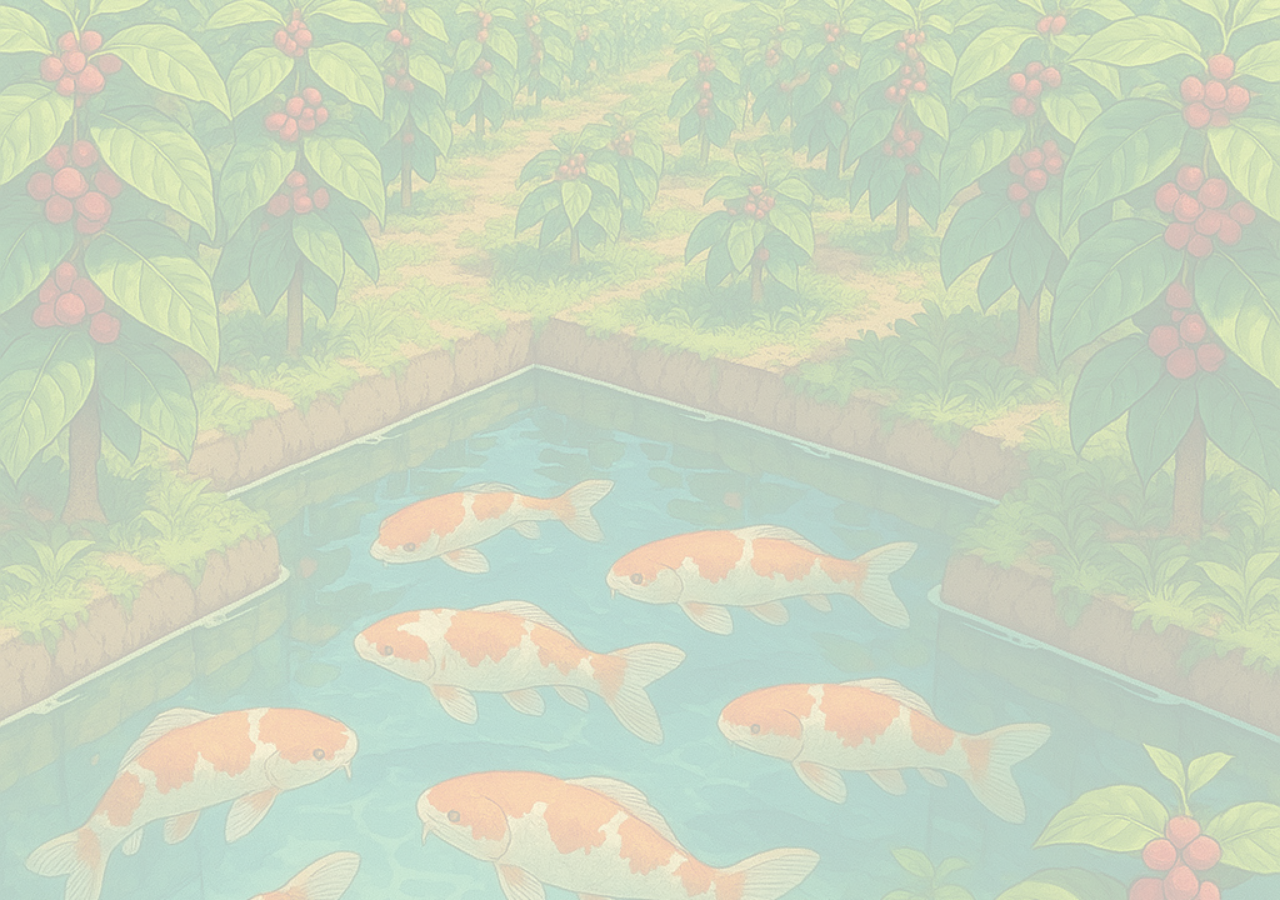
<file: index.html>
<!DOCTYPE html>
<html lang="es">
<head>
    <meta charset="UTF-8">
    <meta name="viewport" content="width=device-width, initial-scale=1.0">
    <title>Parcela Los Toches - Iniciar Sesión</title>
    <script type="application/ld+json">
        {
        "@context": "https://schema.org",
        "@type": "SoftwareApplication",
        "name": "CaféGest",
        "applicationCategory": "BusinessApplication",
        "author": {
            "@type": "Person",
            "name": "Michael Felipe Corrales Florez",
            "email": "mfcorrales26@gmail.com"
        },
        "copyrightHolder": "Michael Felipe Corrales Florez",
        "copyrightYear": "2025",
        "license": "https://github.com/Klooy/Cafe_Gest/blob/main/LICENSE.md"
        }
    </script>
    <style>
        /* Estilos base (mantenidos del original) */
        body {
            font-family: 'Segoe UI', Tahoma, Geneva, Verdana, sans-serif;
            background-color: #f5f5f5;
            margin: 0;
            padding: 0;
            display: flex;
            flex-direction: column;
            align-items: center;
            justify-content: center;
            min-height: 100vh;
            background-image: linear-gradient(to bottom, rgba(255,255,255,0.7), rgba(255,255,255,0.7)), url('img.jpg');
            background-size: cover;
            background-position: center;
            overflow-x: hidden;
        }
        
        .login-container {
            text-align: center;
            padding: 2.5rem;
            background-color: rgba(255, 255, 255, 0.9);
            border-radius: 1rem;
            box-shadow: 0 4px 20px rgba(0, 0, 0, 0.1);
            width: 90%;
            max-width: 400px;
            transition: all 0.5s cubic-bezier(0.68, -0.55, 0.27, 1.55);
            opacity: 0;
            transform: translateY(20px) scale(0.95);
            animation: fadeInUp 0.8s forwards 0.2s;
        }
        
        @keyframes fadeInUp {
            to {
                opacity: 1;
                transform: translateY(0) scale(1);
            }
        }
        
        .login-container:hover {
            transform: translateY(-5px);
            box-shadow: 0 8px 30px rgba(44, 94, 26, 0.2);
        }
        
        .logo {
            margin-bottom: 1.5rem;
            transform: scale(0);
            animation: popIn 0.5s cubic-bezier(0.34, 1.56, 0.64, 1) forwards 1s;
        }
        
        @keyframes popIn {
            from { transform: scale(0); }
            to { transform: scale(1); }
        }
        
        .logo-icon {
            font-size: 3rem;
            color: #2c5e1a;
            transition: transform 0.3s ease;
            display: inline-block;
        }
        
        .logo:hover .logo-icon {
            transform: rotate(15deg) scale(1.1);
        }
        
        h1 {
            color: #2c5e1a;
            font-size: 2rem;
            margin-bottom: 1.5rem;
            text-shadow: 1px 1px 2px rgba(0, 0, 0, 0.1);
            border-bottom: 3px solid #88c87a;
            padding-bottom: 0.8rem;
            position: relative;
            opacity: 0;
            animation: slideIn 0.6s ease forwards 1.2s;
        }
        
        @keyframes slideIn {
            from {
                opacity: 0;
                transform: translateX(-20px);
            }
            to {
                opacity: 1;
                transform: translateX(0);
            }
        }
        
        h1::after {
            content: '';
            position: absolute;
            bottom: -3px;
            left: 50%;
            width: 0;
            height: 3px;
            background-color: #2c5e1a;
            transition: width 0.5s ease, left 0.5s ease;
        }
        
        .login-container:hover h1::after {
            width: 100%;
            left: 0;
        }
        
        .input-group {
            position: relative;
            margin-bottom: 1.5rem;
            text-align: left;
            opacity: 0;
            transform: translateX(-10px);
        }
        
        #username-group {
            animation: slideFromLeft 0.5s ease forwards 1.4s;
        }
        
        #password-group {
            animation: slideFromLeft 0.5s ease forwards 1.6s;
        }
        
        @keyframes slideFromLeft {
            to {
                opacity: 1;
                transform: translateX(0);
            }
        }
        
        .input-group label {
            display: block;
            margin-bottom: 8px;
            color: #555;
            font-weight: 600;
            font-size: 0.9rem;
            transition: color 0.3s ease;
        }
        
        .input-group:focus-within label {
            color: #2c5e1a;
            transform: translateY(-2px);
        }
        
        .input-field {
            position: relative;
            display: flex;
            align-items: center;
        }
        
        .input-icon {
            position: absolute;
            left: 12px;
            color: #888;
            font-size: 1.2rem;
            transition: all 0.3s ease;
        }
        
        .input-group:focus-within .input-icon {
            color: #2c5e1a;
            transform: scale(1.1);
        }
        
        .input-group input {
            width: 100%;
            padding: 12px 12px 12px 40px;
            border: 2px solid #ddd;
            border-radius: 8px;
            font-size: 1rem;
            transition: all 0.3s ease;
            box-sizing: border-box;
            background-color: rgba(255, 255, 255, 0.8);
        }
        
        .input-group input:focus {
            border-color: #2c5e1a;
            box-shadow: 0 0 0 3px rgba(44, 94, 26, 0.2);
            outline: none;
            background-color: #fff;
            transform: translateY(-2px);
        }
        
        .toggle-password {
            position: absolute;
            right: 12px;
            color: #888;
            cursor: pointer;
            font-size: 1.2rem;
            background: none;
            border: none;
            padding: 0;
            transition: all 0.3s ease;
        }
        
        .toggle-password:hover {
            color: #2c5e1a;
            transform: scale(1.1);
        }
        
        .options {
            display: flex;
            justify-content: space-between;
            margin-bottom: 1.5rem;
            font-size: 0.85rem;
            opacity: 0;
            animation: fadeIn 0.5s ease forwards 1.8s;
        }
        
        @keyframes fadeIn {
            to { opacity: 1; }
        }
        
        .remember-me {
            display: flex;
            align-items: center;
            transition: transform 0.3s ease;
        }
        
        .remember-me:hover {
            transform: translateX(3px);
        }
        
        .remember-me input {
            margin-right: 5px;
            cursor: pointer;
        }
        
        .forgot-password {
            color: #2c5e1a;
            text-decoration: none;
            transition: all 0.3s ease;
            position: relative;
            padding-bottom: 2px;
        }
        
        .forgot-password::after {
            content: '';
            position: absolute;
            width: 0;
            height: 1px;
            bottom: 0;
            left: 0;
            background-color: #2c5e1a;
            transition: width 0.3s ease;
        }
        
        .forgot-password:hover::after {
            width: 100%;
        }
        
        .forgot-password:hover {
            color: #3a7825;
            transform: translateX(-3px);
        }
        
        .btn-login {
            width: 100%;
            padding: 14px;
            background-color: #2c5e1a;
            color: white;
            border: none;
            border-radius: 8px;
            font-size: 1.1rem;
            font-weight: bold;
            cursor: pointer;
            transition: all 0.4s cubic-bezier(0.175, 0.885, 0.32, 1.275);
            box-shadow: 0 4px 0 #1a3a0e;
            margin-top: 0.5rem;
            position: relative;
            overflow: hidden;
            opacity: 0;
            animation: fadeIn 0.5s ease forwards 2s;
        }
        
        .btn-login::before {
            content: '';
            position: absolute;
            top: 0;
            left: -100%;
            width: 100%;
            height: 100%;
            background: linear-gradient(90deg, transparent, rgba(255, 255, 255, 0.2), transparent);
            transition: left 0.7s ease;
        }
        
        .btn-login:hover {
            background-color: #3a7825;
            transform: translateY(-2px);
            box-shadow: 0 6px 0 #1a3a0e;
        }
        
        .btn-login:hover::before {
            left: 100%;
        }
        
        .btn-login:active {
            transform: translateY(2px);
            box-shadow: none;
        }
        
        .error-message {
            color: #e74c3c;
            margin-top: 1rem;
            font-size: 0.9rem;
            font-weight: 600;
            display: none;
            animation: shake 0.5s, fadeIn 0.5s;
            background-color: rgba(231, 76, 60, 0.1);
            padding: 10px;
            border-radius: 5px;
            border-left: 3px solid #e74c3c;
        }
        
        @keyframes shake {
            0%, 100% {transform: translateX(0);}
            10%, 30%, 50%, 70%, 90% {transform: translateX(-5px);}
            20%, 40%, 60%, 80% {transform: translateX(5px);}
        }
        
        .login-divider {
            display: flex;
            align-items: center;
            margin: 1.5rem 0;
            opacity: 0;
            animation: fadeIn 0.5s ease forwards 2.2s;
        }
        
        .login-divider span {
            flex: 1;
            height: 1px;
            background-color: #ddd;
            position: relative;
            overflow: hidden;
        }
        
        .login-divider span::after {
            content: '';
            position: absolute;
            top: 0;
            left: -100%;
            width: 100%;
            height: 100%;
            background: linear-gradient(90deg, transparent, #88c87a, transparent);
            animation: shimmer 2s infinite;
        }
        
        @keyframes shimmer {
            100% { left: 100%; }
        }
        
        .login-divider p {
            margin: 0 10px;
            color: #888;
            font-size: 0.9rem;
        }
        
        .return-home {
            margin-top: 1.5rem;
            color: #666;
            text-decoration: none;
            font-size: 0.9rem;
            display: inline-flex;
            align-items: center;
            transition: all 0.3s ease;
            opacity: 0;
            animation: fadeIn 0.5s ease forwards 2.4s;
            position: relative;
            padding: 5px 10px;
            border-radius: 20px;
        }
        
        .return-home::before {
            content: '';
            position: absolute;
            top: 0;
            left: 0;
            width: 0;
            height: 100%;
            background-color: rgba(44, 94, 26, 0.1);
            border-radius: 20px;
            z-index: -1;
            transition: width 0.3s ease;
        }
        
        .return-home:hover {
            color: #2c5e1a;
            transform: translateX(-5px);
        }
        
        .return-home:hover::before {
            width: 100%;
        }
        
        .return-home-icon {
            margin-right: 5px;
            transition: transform 0.3s ease;
        }
        
        .return-home:hover .return-home-icon {
            transform: translateX(-3px);
        }
        
        footer {
            margin-top: 2rem;
            color: #666;
            font-size: 0.9rem;
            opacity: 0;
            animation: fadeIn 0.5s ease forwards 2.6s;
            position: relative;
            padding: 10px;
            text-align: center;
        }
        
        footer::before {
            content: '';
            position: absolute;
            top: 0;
            left: 50%;
            transform: translateX(-50%);
            width: 0;
            height: 1px;
            background: linear-gradient(90deg, transparent, #2c5e1a, transparent);
            transition: width 0.5s ease;
        }
        
        footer:hover::before {
            width: 80px;
        }
        
        /* Animación de carga */
        .loading-spinner {
            display: none;
            width: 20px;
            height: 20px;
            border: 3px solid rgba(255,255,255,.3);
            border-radius: 50%;
            border-top-color: #fff;
            animation: spin 1s ease-in-out infinite;
            margin: 0 auto;
        }
        
        @keyframes spin {
            to { transform: rotate(360deg); }
        }
        
        .btn-loading {
            display: flex;
            justify-content: center;
            align-items: center;
            gap: 10px;
        }
        
        /* Efecto de pulso para campos inválidos */
        .pulse-error {
            animation: pulseRed 1.5s infinite;
        }
        
        @keyframes pulseRed {
            0% { box-shadow: 0 0 0 0 rgba(231, 76, 60, 0.4); }
            70% { box-shadow: 0 0 0 10px rgba(231, 76, 60, 0); }
            100% { box-shadow: 0 0 0 0 rgba(231, 76, 60, 0); }
        }
        
        /* Animación de éxito para inicio de sesión correcto */
        @keyframes successPulse {
            0% { box-shadow: 0 0 0 0 rgba(44, 94, 26, 0.4); }
            70% { box-shadow: 0 0 0 10px rgba(44, 94, 26, 0); }
            100% { box-shadow: 0 0 0 0 rgba(44, 94, 26, 0); }
        }
        
        .success-login {
            animation: successPulse 1.5s;
        }
        
        /* Animación para zoom de fondo */
        .bg-zoom {
            animation: bgZoomIn 10s infinite alternate;
        }
        
        @keyframes bgZoomIn {
            from { background-size: 100% 100%; }
            to { background-size: 110% 110%; }
        }
        
        /* Responsive */
        @media (max-width: 480px) {
            .login-container {
                padding: 1.5rem;
                width: 90%;
            }
            
            h1 {
                font-size: 1.7rem;
                margin-bottom: 1.2rem;
            }
            
            .input-group input {
                padding: 10px 10px 10px 35px;
            }
            
            .input-icon {
                font-size: 1rem;
                left: 10px;
            }
            
            .btn-login {
                padding: 12px;
                font-size: 1rem;
            }
        }
    </style>
</head>
<body class="bg-zoom">
    <div class="login-container">
        <div class="logo">
            <span class="logo-icon">🌱</span>
        </div>
        <h1>Iniciar Sesión</h1>
        <form id="login-form">
            <div class="input-group" id="username-group">
                <label for="username">Usuario</label>
                <div class="input-field">
                    <span class="input-icon">👤</span>
                    <input type="text" id="username" placeholder="Ingrese su usuario" required>
                </div>
            </div>
            <div class="input-group" id="password-group">
                <label for="password">Contraseña</label>
                <div class="input-field">
                    <span class="input-icon">🔒</span>
                    <input type="password" id="password" placeholder="Ingrese su contraseña" required>
                    <button type="button" class="toggle-password" id="toggle-password">👁️</button>
                </div>
            </div>
            <div class="options">
                <label class="remember-me">
                    <input type="checkbox" id="remember"> Recordarme
                </label>
                <a href="#" class="forgot-password">¿Olvidó su contraseña?</a>
            </div>
            <button type="submit" class="btn-login" id="btn-login">
                <span>Ingresar</span>
                <div class="loading-spinner" id="loading-spinner"></div>
            </button>
            <div class="error-message" id="error-message">
                Usuario o contraseña incorrectos. Intente nuevamente.
            </div>
        </form>
        <div class="login-divider">
            <span></span>
            <p>Parcela Los Toches</p>
            <span></span>
        </div>
        <a href="menu.html" class="return-home">
            <span class="return-home-icon">←</span> Volver al inicio
        </a>
    </div>
    <footer>
        Sistema de Administración de Inventarios &copy; 2025
    </footer>

    <script>
        document.addEventListener('DOMContentLoaded', function() {
            // Credenciales de acceso (en un entorno real deberían estar en el servidor)
            const validUsername = "admin";
            const validPassword = "admin123";
            
            const loginForm = document.getElementById('login-form');
            const usernameInput = document.getElementById('username');
            const passwordInput = document.getElementById('password');
            const togglePassword = document.getElementById('toggle-password');
            const btnLogin = document.getElementById('btn-login');
            const loadingSpinner = document.getElementById('loading-spinner');
            const btnText = btnLogin.querySelector('span');
            const errorMessage = document.getElementById('error-message');
            const loginContainer = document.querySelector('.login-container');
            
            // Animación inicial
            setTimeout(function() {
                document.body.classList.add('bg-zoom');
            }, 2000);
            
            // Animación en focus para inputs
            const inputs = document.querySelectorAll('input');
            inputs.forEach(input => {
                input.addEventListener('focus', function() {
                    this.parentElement.parentElement.classList.add('focused');
                });
                
                input.addEventListener('blur', function() {
                    this.parentElement.parentElement.classList.remove('focused');
                });
            });
            
            // Mostrar/ocultar contraseña con animación
            togglePassword.addEventListener('click', function() {
                const isPassword = passwordInput.type === 'password';
                
                // Crear efecto de desvanecimiento
                passwordInput.style.transition = 'opacity 0.2s';
                passwordInput.style.opacity = '0';
                
                setTimeout(() => {
                    passwordInput.type = isPassword ? 'text' : 'password';
                    togglePassword.textContent = isPassword ? '✓' : '👁️';
                    
                    // Aparecer con animación
                    passwordInput.style.opacity = '1';
                }, 200);
                
                // Efecto en el botón
                this.style.transform = 'scale(1.2)';
                setTimeout(() => {
                    this.style.transform = 'scale(1)';
                }, 200);
            });
            
            // Envío del formulario con animaciones mejoradas
            loginForm.addEventListener('submit', function(e) {
                e.preventDefault();
                
                // Ocultar mensaje de error previo
                errorMessage.style.display = 'none';
                
                // Efecto de pulsación en el botón antes de cambiar al estado de carga
                btnLogin.classList.add('btn-pulse');
                setTimeout(() => {
                    btnLogin.classList.remove('btn-pulse');
                    
                    // Mostrar cargando con animación
                    btnText.style.opacity = '0';
                    setTimeout(() => {
                        btnText.textContent = 'Iniciando sesión';
                        btnText.style.opacity = '1';
                        loadingSpinner.style.display = 'block';
                        btnLogin.disabled = true;
                    }, 200);
                }, 300);
                
                // Simular petición al servidor
                setTimeout(function() {
                    const username = usernameInput.value.trim();
                    const password = passwordInput.value.trim();
                    
                    if (username === validUsername && password === validPassword) {
                        // Animación de éxito
                        btnLogin.style.backgroundColor = '#28a745';
                        btnText.textContent = '¡Éxito!';
                        loadingSpinner.style.display = 'none';
                        
                        // Efecto de éxito en el contenedor
                        loginContainer.classList.add('success-login');
                        
                        // Guardar datos de sesión
                        localStorage.setItem('currentUser', JSON.stringify({
                            username: username,
                            isLoggedIn: true
                        }));
                        
                        // Efecto de salida
                        setTimeout(() => {
                            loginContainer.style.opacity = '0';
                            loginContainer.style.transform = 'translateY(-20px) scale(0.95)';
                            
                            setTimeout(() => {
                                // Redireccionar al index
                                window.location.href = 'menu.html';
                            }, 500);
                        }, 1000);
                    } else {
                        // Animación de error
                        btnLogin.style.backgroundColor = '#e74c3c';
                        btnText.textContent = 'Error';
                        loadingSpinner.style.display = 'none';
                        
                        setTimeout(() => {
                            // Restaurar botón
                            btnLogin.style.backgroundColor = '#2c5e1a';
                            btnText.textContent = 'Ingresar';
                            btnLogin.disabled = false;
                            
                            // Mostrar mensaje de error con animación
                            errorMessage.style.display = 'block';
                            
                            // Animación de error en los campos
                            usernameInput.style.borderColor = '#e74c3c';
                            passwordInput.style.borderColor = '#e74c3c';
                            
                            // Añadir efecto de pulso
                            usernameInput.classList.add('pulse-error');
                            passwordInput.classList.add('pulse-error');
                            
                            // Efecto de vibración en el formulario
                            loginContainer.style.animation = 'shake 0.5s';
                            
                            // Volver a normal después de un tiempo
                            setTimeout(function() {
                                usernameInput.style.borderColor = '#ddd';
                                passwordInput.style.borderColor = '#ddd';
                                usernameInput.classList.remove('pulse-error');
                                passwordInput.classList.remove('pulse-error');
                                loginContainer.style.animation = '';
                            }, 1500);
                        }, 600);
                    }
                }, 1000);
            });
            
            // Animaciones en hover para elementos principales
            const interactiveElements = document.querySelectorAll('a, button, input[type="checkbox"]');
            interactiveElements.forEach(element => {
                element.addEventListener('mouseenter', function() {
                    this.style.transition = 'all 0.3s cubic-bezier(0.68, -0.55, 0.27, 1.55)';
                    if (this.tagName.toLowerCase() === 'a' || this.tagName.toLowerCase() === 'button') {
                        if (!this.classList.contains('toggle-password')) {
                            this.style.transform = 'scale(1.05)';
                        }
                    }
                });
                
                element.addEventListener('mouseleave', function() {
                    if (this.tagName.toLowerCase() === 'a' || this.tagName.toLowerCase() === 'button') {
                        if (!this.classList.contains('toggle-password')) {
                            this.style.transform = 'scale(1)';
                        }
                    }
                });
            });
            
            // Efecto de tipeo para los placeholders
            function typeEffect(element, placeholder, speed) {
                const originalPlaceholder = placeholder;
                element.placeholder = '';
                let i = 0;
                
                function type() {
                    if (i < originalPlaceholder.length && document.activeElement !== element) {
                        element.placeholder += originalPlaceholder.charAt(i);
                        i++;
                        setTimeout(type, speed);
                    } else if (i === originalPlaceholder.length) {
                        setTimeout(() => {
                            if (document.activeElement !== element) {
                                // Efecto de borrado
                                backspace();
                            }
                        }, 2000);
                    }
                }
                
                function backspace() {
                    if (i > 0 && document.activeElement !== element) {
                        i--;
                        element.placeholder = originalPlaceholder.substring(0, i);
                        setTimeout(backspace, speed/2);
                    } else if (i === 0) {
                        setTimeout(() => {
                            if (document.activeElement !== element) {
                                i = 0;
                                type();
                            }
                        }, 1000);
                    }
                }
                
                setTimeout(type, 3000); // Comenzar el efecto después de 3 segundos
            }
            
            // Iniciar efecto de tipeo para los placeholders
            typeEffect(usernameInput, "Ingrese su usuario", 100);
            setTimeout(() => {
                typeEffect(passwordInput, "Ingrese su contraseña", 100);
            }, 1500);
            
            // Verificar si ya hay sesión iniciada
            window.addEventListener('load', function() {
                const currentUser = JSON.parse(localStorage.getItem('currentUser'));
                
                if (currentUser && currentUser.isLoggedIn) {
                    window.location.href = 'menu.html';
                }
            });
            
            // Añadir efecto parallax al mover el mouse
            document.addEventListener('mousemove', function(e) {
                const moveX = (e.clientX - window.innerWidth / 2) / 50;
                const moveY = (e.clientY - window.innerHeight / 2) / 50;
                
                loginContainer.style.transform = `translateY(-5px) translateX(${moveX}px) translateY(${moveY}px)`;
            });
        });
    </script>
</body>
</html>
</file>
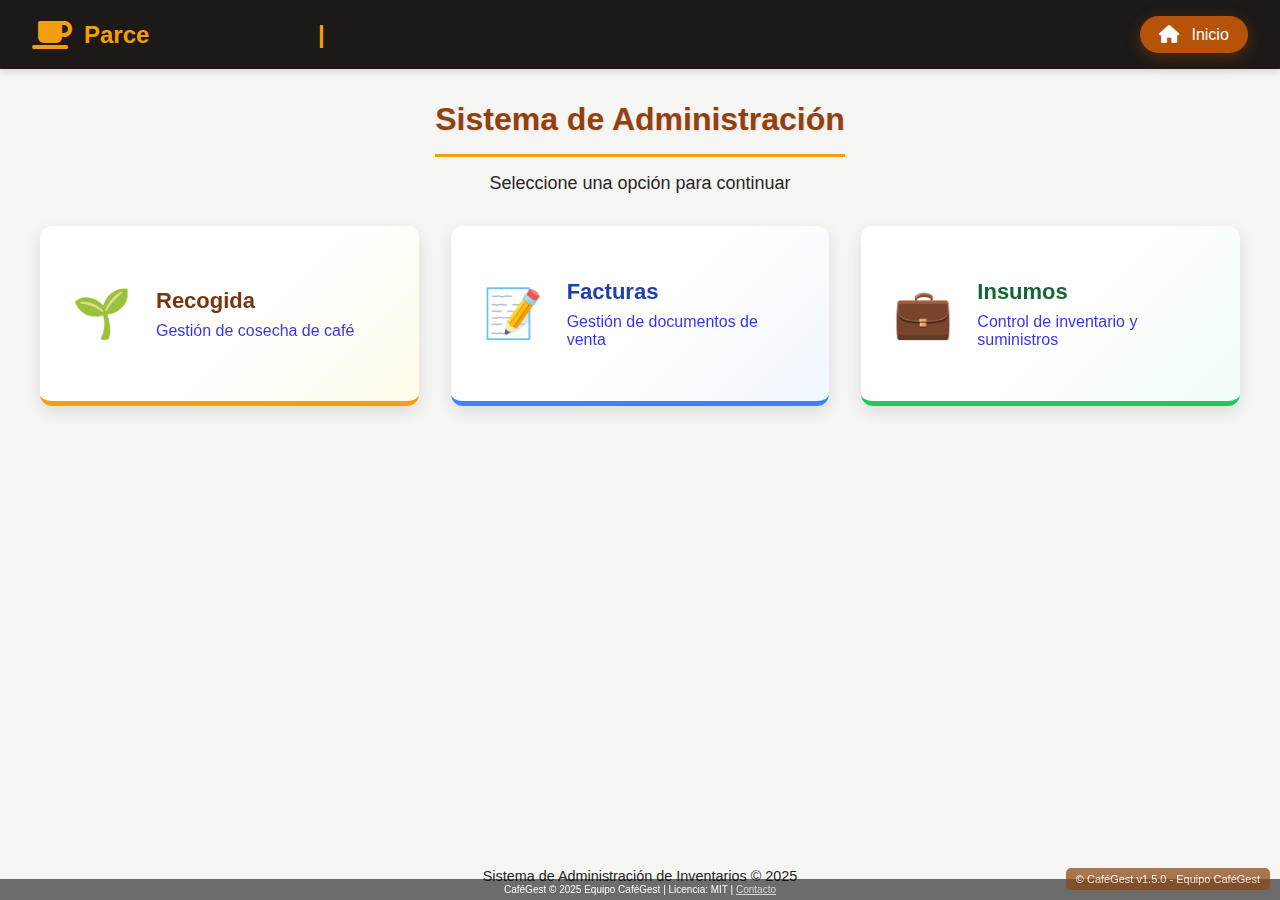
<file: main_cafegest.html>
<!DOCTYPE html>
<html lang="es">
<head>
    <meta charset="UTF-8">
    <meta name="viewport" content="width=device-width, initial-scale=1.0">
    <title>Parcela Los Toches - Sistema de Administración</title>
    <link rel="stylesheet" href="https://cdnjs.cloudflare.com/ajax/libs/font-awesome/6.4.0/css/all.min.css">
    <link rel="stylesheet" href="main_cafegest.css">
    <!-- Puedes colocar el nuevo CSS en main_cafegest.css o crear un archivo separado -->
</head>
    <meta name="copyright" content="© 2025 Equipo CaféGest">
   <meta name="author" content="Equipo CaféGest">
<body>
    <div class="cafe-container">
        <header class="header">
            <div class="logo">
                <i class="fas fa-coffee"></i>
                <span class="logo-text" id="typing-text"></span>
                <span class="cursor">|</span>
            </div>
            <a href="../menu.html" class="home-btn" id="home-button">
                <i class="fas fa-home"></i>
                <span>Inicio</span>
            </a>
        </header>

        <div class="main-menu">
            <h1 class="welcome-title">Sistema de Administración</h1>
            <p class="welcome-subtitle">Seleccione una opción para continuar</p>
            
            <div class="button-container">
                <a href="components/cosecha_cafe/cosecha.html" class="menu-btn recogida-btn" id="btn-recogida">
                    <div class="btn-content">
                        <span class="icon">🌱</span>
                        <div class="btn-text">
                            <h3>Recogida</h3>
                            <p>Gestión de cosecha de café</p>
                        </div>
                    </div>
                    <div class="loading-container" id="recogida-loading">
                        <div class="coffee-loader">
                            <div class="coffee-beans">
                                <div class="coffee-bean"></div>
                                <div class="coffee-bean"></div>
                                <div class="coffee-bean"></div>
                            </div>
                        </div>
                        <div class="loading-text">Cargando sistema...</div>
                    </div>
                    <!-- Las capas para partículas y flash se añadirán con JavaScript -->
                </a>
                
                <a href="components/factura_venta/factura_venta.html" class="menu-btn facturas-btn" id="btn-facturas">
                    <div class="btn-content">
                        <span class="icon">📝</span>
                        <div class="btn-text">
                            <h3>Facturas</h3>
                            <p>Gestión de documentos de venta</p>
                        </div>
                    </div>
                    <div class="loading-container" id="facturas-loading">
                        <div class="invoice-loader">
                            <div class="invoice">
                                <div class="invoice-line"></div>
                                <div class="invoice-line"></div>
                                <div class="invoice-line"></div>
                            </div>
                        </div>
                        <div class="loading-text">Cargando sistema...</div>
                    </div>
                    <!-- Las capas para partículas y flash se añadirán con JavaScript -->
                </a>
                
                <a href="components/insumos_cafe/insumos_cafe.html" class="menu-btn insumos-btn" id="btn-insumos">
                    <div class="btn-content">
                        <span class="icon">💼</span>
                        <div class="btn-text">
                            <h3>Insumos</h3>
                            <p>Control de inventario y suministros</p>
                        </div>
                    </div>
                    <div class="loading-container" id="insumos-loading">
                        <div class="supplies-loader">
                            <div class="supplies-bag">
                                <div class="supplies-fill"></div>
                            </div>
                        </div>
                        <div class="loading-text">Cargando sistema...</div>
                    </div>
                    <!-- Las capas para partículas y flash se añadirán con JavaScript -->
                </a>
            </div>
        </div>
        
        <footer>
            Sistema de Administración de Inventarios &copy; 2025
        </footer>
    </div>

    <script src="main_cafegest.js"></script>
    <script src="cafegest.js"></script>
</body>
</html>
</file>
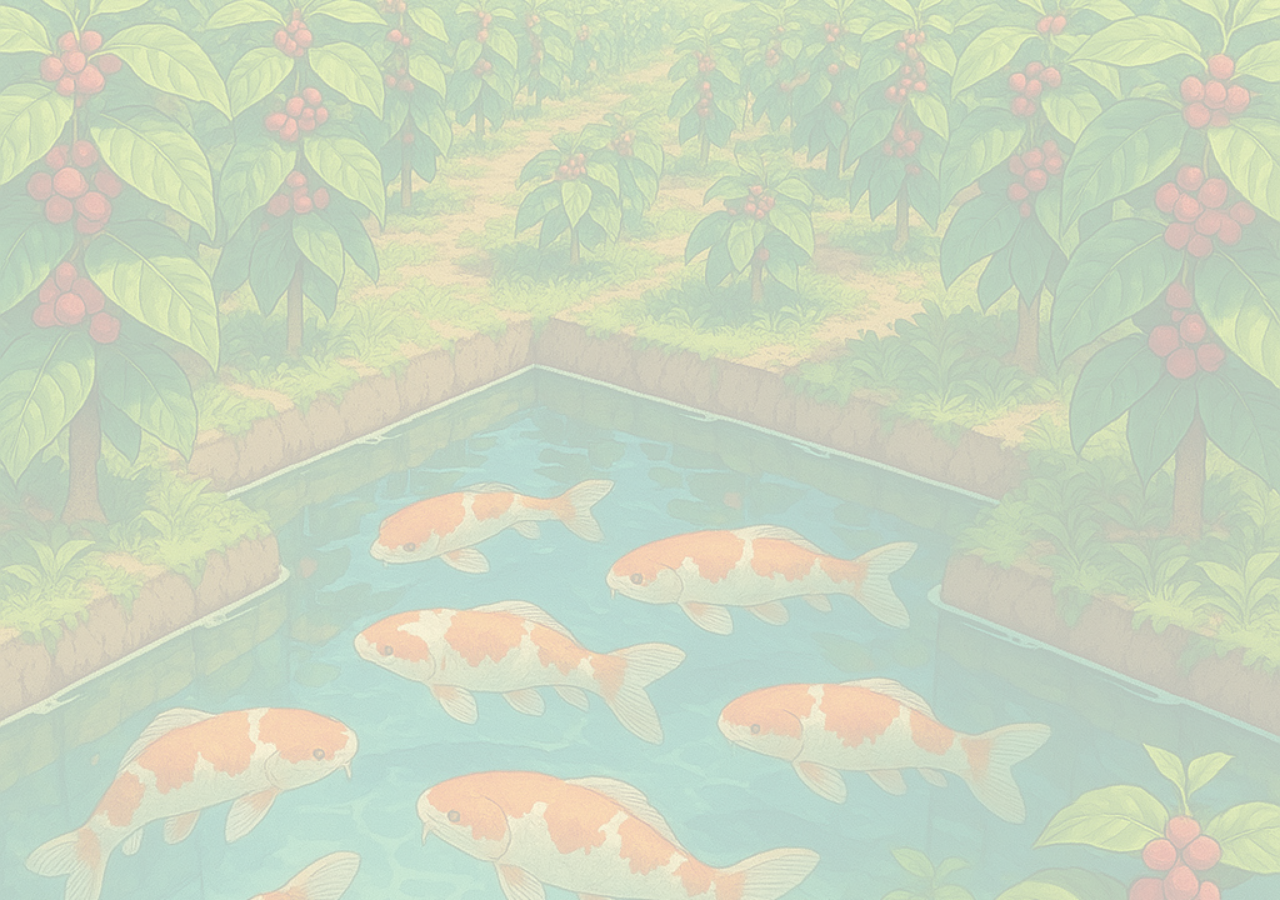
<file: menu.html>
<!DOCTYPE html>
<html lang="es">
<head>
    <meta charset="UTF-8">
    <meta name="viewport" content="width=device-width, initial-scale=1.0">
    <title>Parcela Los Toches - Sistema de Administración</title>
    <style>
        body {
            font-family: 'Segoe UI', Tahoma, Geneva, Verdana, sans-serif;
            background-color: #f5f5f5;
            margin: 0;
            padding: 0;
            display: flex;
            flex-direction: column;
            align-items: center;
            justify-content: center;
            min-height: 100vh;
            background-image: linear-gradient(to bottom, rgba(255,255,255,0.7), rgba(255,255,255,0.7)), url('img.jpg');
            background-size: cover;
            background-position: center;
        }
        
        .container {
            text-align: center;
            padding: 2rem;
            background-color: rgba(255, 255, 255, 0.9);
            border-radius: 1rem;
            box-shadow: 0 4px 20px rgba(0, 0, 0, 0.1);
            width: 90%;
            max-width: 600px;
        }
        
        h1 {
            color: #2c5e1a;
            font-size: 2.5rem;
            margin-bottom: 2rem;
            text-shadow: 1px 1px 2px rgba(0, 0, 0, 0.1);
            border-bottom: 3px solid #88c87a;
            padding-bottom: 1rem;
        }
        
        .buttons-container {
            display: flex;
            flex-direction: column;
            gap: 1.5rem;
            width: 100%;
            max-width: 400px;
            margin: 0 auto;
        }
        
        .btn {
            padding: 1.5rem 2rem;
            font-size: 1.2rem;
            font-weight: bold;
            text-transform: uppercase;
            border: none;
            border-radius: 8px;
            cursor: pointer;
            transition: all 0.3s ease;
            display: flex;
            align-items: center;
            justify-content: center;
            gap: 10px;
            color: white;
            text-decoration: none;
            position: relative;
            overflow: hidden;
            min-height: 80px;
        }
        
        .btn-content {
            display: flex;
            align-items: center;
            justify-content: center;
            gap: 10px;
            z-index: 2;
        }
        
        .btn-piscicultura {
            background-color: #1a6b9e;
            box-shadow: 0 4px 0 #0d4e76;
        }
        
        .btn-piscicultura:hover {
            background-color: #1980c1;
            transform: translateY(-2px);
        }
        
        .btn-caficultura {
            background-color: #8b4513;
            box-shadow: 0 4px 0 #5e2f0d;
        }
        
        .btn-caficultura:hover {
            background-color: #a0521b;
            transform: translateY(-2px);
        }
        
        .btn:active {
            transform: translateY(2px);
            box-shadow: none;
        }
        
        .icon {
            font-size: 1.5rem;
        }
        
        footer {
            margin-top: 2rem;
            color: #666;
            font-size: 0.9rem;
        }
        
        /* Animaciones de carga */
        .loading-container {
            position: absolute;
            top: 0;
            left: 0;
            width: 100%;
            height: 100%;
            background-color: inherit;
            display: none;
            align-items: center;
            justify-content: center;
            flex-direction: column;
            z-index: 3;
        }
        
        .loading-text {
            margin-top: 10px;
            font-size: 0.9rem;
            color: white;
            font-weight: bold;
        }
        
        /* Animación del pez mejorada */
        .fish-loader {
            width: 150px;
            height: 40px;
            position: relative;
        }
        
        .fish {
            position: absolute;
            width: 60px;
            height: 30px;
            animation: swim 3s linear infinite;
        }
        
        .fish-body {
            width: 40px;
            height: 30px;
            background-color: white;
            border-radius: 50% on the left, and a point on the right;
            position: relative;
            border-radius: 50% 10px 10px 50%;
            transform-origin: right center;
        }
        
        .fish-eye {
            width: 6px;
            height: 6px;
            background-color: #1a6b9e;
            border-radius: 50%;
            position: absolute;
            top: 8px;
            left: 10px;
        }
        
        .fish-tail {
            position: absolute;
            right: -15px;
            top: 0;
            width: 20px;
            height: 30px;
            overflow: hidden;
        }
        
        .tail {
            width: 20px;
            height: 40px;
            background-color: white;
            border-radius: 50%;
            transform-origin: left center;
            position: absolute;
            left: -10px;
            animation: tailWag 0.5s ease-in-out infinite alternate;
        }
        
        .bubble {
            position: absolute;
            background-color: rgba(255, 255, 255, 0.8);
            border-radius: 50%;
            opacity: 0;
            animation: bubbleRise 2s ease-out infinite;
        }
        
        .bubble:nth-child(1) {
            width: 10px;
            height: 10px;
            left: 10px;
            top: 40px;
            animation-delay: 0.2s;
        }
        
        .bubble:nth-child(2) {
            width: 6px;
            height: 6px;
            left: 25px;
            top: 45px;
            animation-delay: 0.6s;
        }
        
        .bubble:nth-child(3) {
            width: 8px;
            height: 8px;
            left: 40px;
            top: 42px;
            animation-delay: 1s;
        }
        
        @keyframes swim {
            0% {
                left: 0;
                transform: scaleX(1);
            }
            45% {
                transform: scaleX(1);
            }
            50% {
                left: calc(100% - 60px);
                transform: scaleX(-1);
            }
            95% {
                transform: scaleX(-1);
            }
            100% {
                left: 0;
                transform: scaleX(1);
            }
        }
        
        @keyframes tailWag {
            from {
                transform: rotate(-20deg);
            }
            to {
                transform: rotate(20deg);
            }
        }
        
        @keyframes bubbleRise {
            0% {
                transform: translateY(0);
                opacity: 0;
            }
            50% {
                opacity: 0.8;
            }
            100% {
                transform: translateY(-40px);
                opacity: 0;
            }
        }
        
        /* Animación de la taza de café */
        .coffee-loader {
            width: 60px;
            height: 30px;
            position: relative;
        }
        
        .coffee-cup {
            width: 40px;
            height: 30px;
            border: 3px solid #fff;
            border-radius: 0 0 15px 15px;
            position: relative;
        }
        
        .coffee-handle {
            width: 10px;
            height: 15px;
            border: 3px solid #fff;
            border-left: none;
            border-radius: 0 10px 10px 0;
            position: absolute;
            right: -13px;
            top: 5px;
        }
        
        .coffee-liquid {
            width: 40px;
            height: 0;
            background-color: #fff;
            position: absolute;
            bottom: 0;
            left: 0;
            border-radius: 0 0 12px 12px;
            animation: fill 2s ease-in-out infinite;
        }
        
        .coffee-steam {
            position: absolute;
            top: -15px;
            left: 5px;
        }
        
        .steam {
            width: 8px;
            height: 10px;
            background-color: #fff;
            border-radius: 10px;
            opacity: 0;
            position: absolute;
            animation: steam 1s ease-out infinite;
        }
        
        .steam:nth-child(1) {
            left: 0;
            animation-delay: 0.2s;
        }
        
        .steam:nth-child(2) {
            left: 12px;
            animation-delay: 0.4s;
        }
        
        .steam:nth-child(3) {
            left: 24px;
            animation-delay: 0.6s;
        }
        
        @keyframes fill {
            0%, 20% {
                height: 0;
            }
            80%, 100% {
                height: 30px;
            }
        }
        
        @keyframes steam {
            0% {
                transform: translateY(0);
                opacity: 0;
            }
            50% {
                opacity: 0.8;
            }
            100% {
                transform: translateY(-15px);
                opacity: 0;
            }
        }
        
        /* NUEVO - Estilos actualizados para el botón de logout */
        .logout-container {
            margin-top: 2rem;
            text-align: center;
        }
        
        .btn-logout {
            padding: 0.8rem 1.5rem;
            background-color: #f5f5f5;
            color: #e63946;
            border: 2px solid #e63946;
            border-radius: 8px;
            font-size: 1rem;
            font-weight: bold;
            cursor: pointer;
            transition: all 0.3s ease;
            display: flex;
            align-items: center;
            justify-content: center;
            gap: 10px;
            box-shadow: 0 2px 4px rgba(0, 0, 0, 0.1);
            position: relative;
            overflow: hidden;
            width: 100%;
            max-width: 200px;
            margin: 0 auto;
        }
        
        .btn-logout:hover {
            background-color: #e63946;
            color: white;
            transform: translateY(-2px);
            box-shadow: 0 4px 8px rgba(0, 0, 0, 0.15);
        }
        
        .btn-logout:active {
            transform: translateY(1px);
            box-shadow: 0 1px 2px rgba(0, 0, 0, 0.1);
        }
        
        .logout-icon {
            font-size: 1.2rem;
            transition: transform 0.3s ease;
        }
        
        .btn-logout:hover .logout-icon {
            transform: rotate(90deg);
        }
        
        /* Efecto ondulado al hacer hover */
        .btn-logout::before {
            content: '';
            position: absolute;
            top: 50%;
            left: 50%;
            width: 300%;
            height: 300%;
            background-color: rgba(255, 255, 255, 0.2);
            border-radius: 50%;
            transform: translate(-50%, -50%) scale(0);
            transition: transform 0.6s ease-out;
        }
        
        .btn-logout:hover::before {
            transform: translate(-50%, -50%) scale(1);
        }
        
        /* Responsive design */
        @media (max-width: 768px) {
            .container {
                padding: 1.5rem;
                width: 85%;
            }
            
            h1 {
                font-size: 2rem;
                margin-bottom: 1.5rem;
            }
            
            .btn {
                padding: 1.2rem 1.5rem;
                font-size: 1rem;
            }
            
            .fish-loader {
                width: 120px;
            }
            
            .coffee-loader {
                width: 80px;
            }
            
            .btn-logout {
                max-width: 180px;
            }
        }
        
        @media (max-width: 480px) {
            .container {
                padding: 1rem;
                width: 90%;
            }
            
            h1 {
                font-size: 1.8rem;
                margin-bottom: 1.2rem;
            }
            
            .btn {
                padding: 1rem;
                font-size: 0.9rem;
            }
            
            .loading-text {
                font-size: 0.8rem;
            }
            
            .btn-logout {
                padding: 0.7rem 1.2rem;
                font-size: 0.9rem;
                max-width: 180px;
            }
            
            .logout-icon {
                font-size: 1rem;
            }
        }
    </style>
</head>
<body>
    <div class="container">
        <h1>Parcela Los Toches</h1>
        <div class="buttons-container">
            <a href="#" class="btn btn-piscicultura" id="btn-piscicultura">
                <div class="btn-content">
                    <span class="icon">🐟</span>
                    Sistema de Piscicultura
                </div>
                <div class="loading-container" id="pez-loading">
                    <div class="fish-loader">
                        <div class="fish">
                            <div class="fish-body">
                                <div class="fish-eye"></div>
                            </div>
                            <div class="fish-tail">
                                <div class="tail"></div>
                            </div>
                        </div>
                        <div class="bubble"></div>
                        <div class="bubble"></div>
                        <div class="bubble"></div>
                    </div>
                    <div class="loading-text">Cargando sistema...</div>
                </div>
            </a>
            <a href="#" class="btn btn-caficultura" id="btn-caficultura">
                <div class="btn-content">
                    <span class="icon">☕</span>
                    Sistema de Caficultura
                </div>
                <div class="loading-container" id="cafe-loading">
                    <div class="coffee-loader">
                        <div class="coffee-cup">
                            <div class="coffee-handle"></div>
                            <div class="coffee-liquid"></div>
                        </div>
                        <div class="coffee-steam">
                            <div class="steam"></div>
                            <div class="steam"></div>
                            <div class="steam"></div>
                        </div>
                    </div>
                    <div class="loading-text">Cargando sistema...</div>
                </div>
            </a>
        </div>
        <div class="logout-container">
            <button id="btn-logout" class="btn-logout">
                <span class="logout-icon">🔒</span>
                Cerrar Sesión
            </button>
        </div>
    </div>
    <footer>
        Sistema de Administración de Inventarios &copy; 2025
    </footer>

    <script>
        document.addEventListener('DOMContentLoaded', function() {
            const btnPiscicultura = document.getElementById('btn-piscicultura');
            const btnCaficultura = document.getElementById('btn-caficultura');
            const pezLoading = document.getElementById('pez-loading');
            const cafeLoading = document.getElementById('cafe-loading');
            const btnPisciculturaContent = btnPiscicultura.querySelector('.btn-content');
            const btnCaficulturaContent = btnCaficultura.querySelector('.btn-content');
            
            btnPiscicultura.addEventListener('click', function(e) {
                e.preventDefault();
                
                // Ocultar contenido original y mostrar animación
                btnPisciculturaContent.style.display = 'none';
                pezLoading.style.display = 'flex';
                
                // Simular carga y redirección
                setTimeout(function() {
                    window.location.href = 'Pisci_control/main_piscicontrol.html';
                }, 2500);
            });
            
            btnCaficultura.addEventListener('click', function(e) {
                e.preventDefault();
                
                // Ocultar contenido original y mostrar animación
                btnCaficulturaContent.style.display = 'none';
                cafeLoading.style.display = 'flex';
                
                // Simular carga y redirección
                setTimeout(function() {
                    window.location.href = 'Cafe_Gest/main_cafegest.html';
                }, 2500);
            });
            
            const btnLogout = document.getElementById('btn-logout');
            
            // Verificar si existe el usuario en localStorage
            const currentUser = JSON.parse(localStorage.getItem('currentUser'));
            if (!currentUser || !currentUser.isLoggedIn) {
                // Si no hay sesión, redirigir al login
                window.location.href = 'index.html';
            }
            
            // Función para cerrar sesión
            btnLogout.addEventListener('click', function() {
                // Eliminar datos de sesión
                localStorage.removeItem('currentUser');
                
                // Redirigir al login
                window.location.href = 'index.html';
            });
        });
    </script>
</body>
</html>
</file>
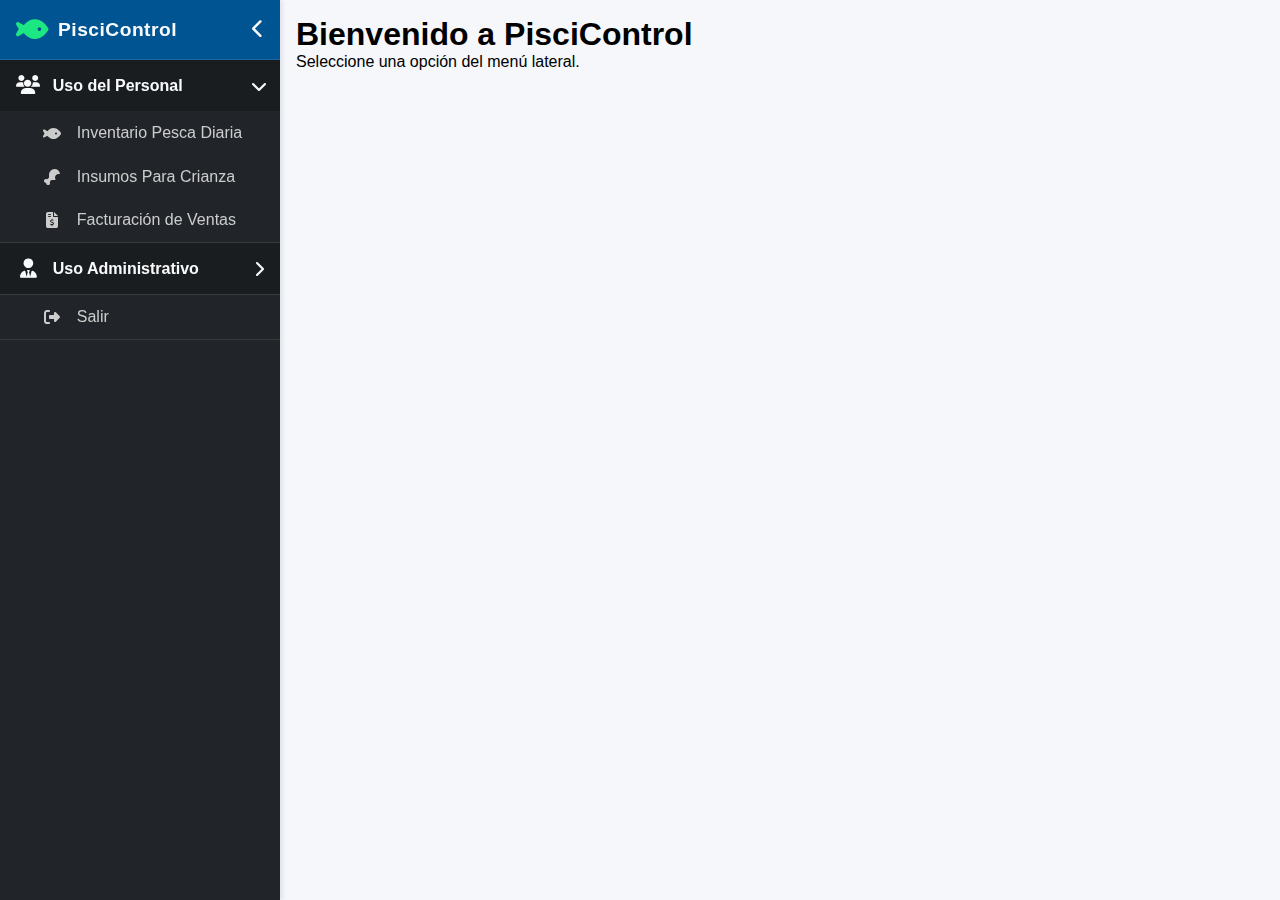
<file: pisci_control/main_piscicontrol.html>
<!DOCTYPE html>
<html lang="es">
<head>
    <meta charset="UTF-8">
    <meta name="viewport" content="width=device-width, initial-scale=1.0">
    <title>PisciControl - Sistema de Inventario</title>
    <link rel="stylesheet" href="https://cdnjs.cloudflare.com/ajax/libs/font-awesome/6.4.0/css/all.min.css">
    <link rel="stylesheet" href="main_piscicontrol.css">
</head>
<body>
    <!-- Botón para móviles -->
    <button class="mobile-toggle">
        <i class="fas fa-bars"></i>
    </button>

    <!-- Barra lateral -->
    <div class="sidebar">
        <div class="sidebar-header">
            <div class="logo-container">
                <i class="fas fa-fish logo-icon"></i>
                <h2 class="sidebar-title">PisciControl</h2>
            </div>
            <button class="toggle-btn">
                <i class="fas fa-chevron-left"></i>
            </button>
        </div>

        <!-- Categoría: Uso del Personal -->
        <div class="category">
            <div class="category-header">
                <i class="fas fa-users category-icon"></i>
                <span class="category-name">Uso del Personal</span>
                <i class="fas fa-chevron-right category-arrow"></i>
            </div>
            <div class="menu-items">
                <a href="#inventario-pesca" class="menu-item" data-tooltip="Inventario Pesca Diaria">
                    <i class="fas fa-fish menu-icon"></i>
                    <span class="menu-text">Inventario Pesca Diaria</span>
                </a>
                <a href="#insumos-crianza" class="menu-item" data-tooltip="Insumos de Uso Diario">
                    <i class="fas fa-drumstick-bite menu-icon"></i>
                    <span class="menu-text">Insumos Para Crianza</span>
                </a>
                <a href="#facturacion" class="menu-item" data-tooltip="Facturación de Ventas">
                    <i class="fas fa-file-invoice-dollar menu-icon"></i>
                    <span class="menu-text">Facturación de Ventas</span>
                </a>
            </div>
        </div>

        <!-- Categoría: Uso Administrativo -->
        <div class="category">
            <div class="category-header">
                <i class="fas fa-user-tie category-icon"></i>
                <span class="category-name">Uso Administrativo</span>
                <i class="fas fa-chevron-right category-arrow"></i>
            </div>
            <div class="menu-items">
                <a href="#inventario-cosechas" class="menu-item" data-tooltip="Inventario Cosechas">
                    <i class="fas fa-warehouse menu-icon"></i>
                    <span class="menu-text">Inventario Cosechas</span>
                </a>
                <a href="#insumos-mantenimiento" class="menu-item" data-tooltip="Insumos para Mantenimiento">
                    <i class="fas fa-tools menu-icon"></i>
                    <span class="menu-text">Insumos para Mantenimiento</span>
                </a>
            </div>
        </div>

        <!-- Botón de salir -->
        <div class="category">
            <a href="#" class="menu-item" id="btn-salir" data-tooltip="Salir">
                <i class="fas fa-sign-out-alt menu-icon"></i>
                <span class="menu-text">Salir</span>
            </a>
        </div>
    </div>

    <!-- Contenido principal - Solo para demostración -->
    <div class="content">
        <h1>Bienvenido a PisciControl</h1>
        <p>Seleccione una opción del menú lateral.</p>
    </div>

    <script src="main_piscicontrol.js"></script>
</body>
</html>
</file>
<file: main_cafegest.css>
/* CaféGest v1.5.0 - Copyright © 2025 Equipo CaféGest */

:root {
    --color-brown-900: #2c1810;
    --color-brown-800: #3d2314;
    --color-amber-900: #78350f;
    --color-amber-800: #92400e;
    --color-amber-700: #b45309;
    --color-amber-500: #f59e0b;
    --color-amber-400: #fbbf24;
    --color-amber-200: #fde68a;
    --color-amber-100: #fef3c7;
    --color-amber-50: #fffbeb;
    --color-stone-900: #1c1917;
    --color-stone-800: #292524;
    --color-stone-300: #d6d3d1;
    --color-stone-100: #f5f5f4;
    --color-white: #ffffff;
}

* {
    margin: 0;
    padding: 0;
    box-sizing: border-box;
    font-family: 'Segoe UI', Tahoma, Geneva, Verdana, sans-serif;
}

body {
    background-color: var(--color-stone-100);
    min-height: 100vh;
    display: flex;
    flex-direction: column;
}

/* Header styles */
.header {
    background-color: var(--color-stone-900);
    color: var(--color-white);
    padding: 1rem 2rem;
    display: flex;
    justify-content: space-between;
    align-items: center;
    box-shadow: 0 4px 6px rgba(0, 0, 0, 0.1);
}

.logo {
    display: flex;
    align-items: center;
    gap: 12px;
    position: relative;
}

.logo i {
    color: var(--color-amber-500);
    font-size: 32px;
}

.logo-text {
    color: var(--color-amber-500);
    font-size: 24px;
    font-weight: 600;
    min-width: 220px; /* Ancho mínimo para evitar saltos de diseño */
    display: inline-block;
}

/* Estilo para el cursor de escritura */
.cursor {
    color: var(--color-amber-500);
    font-size: 24px;
    font-weight: 600;
    animation: blink 0.7s infinite;
    margin-left: 2px;
}

@keyframes blink {
    0%, 100% { opacity: 1; }
    50% { opacity: 0; }
}

/* Estilos mejorados para el botón de inicio */
.home-btn {
    position: relative;
    display: flex;
    align-items: center;
    gap: 12px;
    background-color: var(--color-amber-700);
    color: var(--color-white);
    padding: 0.6rem 1.2rem;
    border-radius: 50px;
    font-size: 16px;
    text-decoration: none;
    font-weight: 500;
    overflow: hidden;
    box-shadow: 0 4px 15px rgba(183, 83, 9, 0.4);
    transition: all 0.4s cubic-bezier(0.175, 0.885, 0.32, 1.275);
    z-index: 1;
}

.home-btn::before {
    content: '';
    position: absolute;
    top: 0;
    left: -100%;
    width: 100%;
    height: 100%;
    background: linear-gradient(90deg, transparent, rgba(255, 255, 255, 0.2), transparent);
    transition: left 0.7s ease;
    z-index: -1;
}

.home-btn:hover {
    transform: translateY(-3px) scale(1.05);
    box-shadow: 0 8px 20px rgba(183, 83, 9, 0.6);
    background-color: var(--color-amber-800);
}

.home-btn:hover::before {
    left: 100%;
}

.home-btn i {
    font-size: 18px;
    transition: transform 0.5s ease;
}

.home-btn:hover i {
    animation: bounce 0.8s ease infinite;
}

.home-btn span {
    position: relative;
}

.home-btn span::after {
    content: '';
    position: absolute;
    bottom: -4px;
    left: 0;
    width: 0;
    height: 2px;
    background-color: var(--color-amber-200);
    transition: width 0.3s ease;
}

.home-btn:hover span::after {
    width: 100%;
}

/* Efectos adicionales */
.home-btn .circle {
    position: absolute;
    background-color: rgba(255, 255, 255, 0.1);
    border-radius: 50%;
    transform: scale(0);
    animation: none;
    z-index: -1;
}

.home-btn:active .circle {
    animation: ripple 0.6s ease-out;
}

@keyframes bounce {
    0%, 100% {
        transform: translateY(0);
    }
    50% {
        transform: translateY(-4px);
    }
}

@keyframes ripple {
    to {
        transform: scale(2.5);
        opacity: 0;
    }
}

/* Main container */
.cafe-container {
    display: flex;
    flex-direction: column;
    flex-grow: 1;
}

/* Main menu styles */
.main-menu {
    padding: 2rem;
    text-align: center;
    flex-grow: 1;
}

.welcome-title {
    font-size: 32px;
    font-weight: bold;
    color: var(--color-amber-800);
    margin-bottom: 1rem;
    text-shadow: 1px 1px 2px rgba(0, 0, 0, 0.1);
    border-bottom: 3px solid var(--color-amber-500);
    padding-bottom: 1rem;
    display: inline-block;
}

.welcome-subtitle {
    font-size: 18px;
    color: var(--color-stone-800);
    margin-bottom: 2rem;
}

.button-container {
    display: grid;
    grid-template-columns: repeat(auto-fit, minmax(300px, 1fr));
    gap: 2rem;
    max-width: 1200px;
    margin: 0 auto;
}

.menu-btn {
    background-color: var(--color-white);
    border: none;
    border-radius: 12px;
    padding: 0;
    overflow: hidden;
    cursor: pointer;
    transition: all 0.3s ease;
    height: 180px;
    box-shadow: 0 6px 16px rgba(0, 0, 0, 0.1);
    position: relative;
    text-decoration: none;
    display: block;
}

.menu-btn:hover {
    transform: translateY(-6px);
    box-shadow: 0 12px 20px rgba(0, 0, 0, 0.15);
}

.btn-content {
    display: flex;
    align-items: center;
    padding: 2rem;
    height: 100%;
    position: relative;
    z-index: 2;
}

.menu-btn i, .menu-btn .icon {
    font-size: 48px;
    margin-right: 1.5rem;
}

.btn-text {
    text-align: left;
}

.btn-text h3 {
    font-size: 22px;
    margin-bottom: 0.5rem;
}

.btn-text p {
    font-size: 16px;
    opacity: 0.8;
}

/* Button specific styles */
.recogida-btn {
    background: linear-gradient(135deg, var(--color-white) 50%, var(--color-amber-50) 100%);
    border-bottom: 5px solid var(--color-amber-500);
}

.recogida-btn i, .recogida-btn .icon {
    color: var(--color-amber-700);
}

.recogida-btn .btn-text h3 {
    color: var(--color-amber-900);
}

.facturas-btn {
    background: linear-gradient(135deg, var(--color-white) 50%, #f0f7ff 100%);
    border-bottom: 5px solid #3b82f6;
}

.facturas-btn i, .facturas-btn .icon {
    color: #1d4ed8;
}

.facturas-btn .btn-text h3 {
    color: #1e40af;
}

.insumos-btn {
    background: linear-gradient(135deg, var(--color-white) 50%, #f0fdf4 100%);
    border-bottom: 5px solid #22c55e;
}

.insumos-btn i, .insumos-btn .icon {
    color: #15803d;
}

.insumos-btn .btn-text h3 {
    color: #166534;
}

/* Button hover effects */
.menu-btn::before {
    content: '';
    position: absolute;
    top: 0;
    left: 0;
    width: 100%;
    height: 100%;
    background: radial-gradient(circle at center, rgba(255,255,255,0.8) 0%, rgba(255,255,255,0) 70%);
    transform: scale(0);
    opacity: 0;
    transition: transform 0.5s ease, opacity 0.5s ease;
    z-index: 1;
}

.menu-btn:hover::before {
    transform: scale(2);
    opacity: 0.5;
}

/* Loading animations */
.loading-container {
    position: absolute;
    top: 0;
    left: 0;
    width: 100%;
    height: 100%;
    background-color: inherit;
    display: none;
    align-items: center;
    justify-content: center;
    flex-direction: column;
    z-index: 3;
    border-radius: 12px;
}

.loading-text {
    margin-top: 10px;
    font-size: 0.9rem;
    color: var(--color-stone-800);
    font-weight: bold;
}

/* Animación de recogida de café */
.coffee-loader {
    width: 60px;
    height: 30px;
    position: relative;
}

.coffee-beans {
    position: absolute;
    width: 40px;
    height: 30px;
    animation: collect 2s ease-in-out infinite;
}

.coffee-bean {
    width: 15px;
    height: 10px;
    background-color: var(--color-amber-700);
    border-radius: 50%;
    position: absolute;
    transform: rotate(30deg);
}

.coffee-bean:nth-child(1) {
    top: 5px;
    left: 5px;
}

.coffee-bean:nth-child(2) {
    top: 15px;
    left: 20px;
}

.coffee-bean:nth-child(3) {
    top: 0px;
    left: 25px;
}

@keyframes collect {
    0% {
        transform: translateY(0);
    }
    50% {
        transform: translateY(-10px);
    }
    100% {
        transform: translateY(0);
    }
}

/* Animación de facturas */
.invoice-loader {
    width: 60px;
    height: 40px;
    position: relative;
}

.invoice {
    width: 40px;
    height: 50px;
    background-color: #1d4ed8;
    position: relative;
    animation: paperMove 2s ease-in-out infinite;
}

.invoice-line {
    position: absolute;
    height: 2px;
    background-color: #f0f7ff;
    left: 5px;
}

.invoice-line:nth-child(1) {
    width: 30px;
    top: 10px;
}

.invoice-line:nth-child(2) {
    width: 20px;
    top: 20px;
}

.invoice-line:nth-child(3) {
    width: 25px;
    top: 30px;
}

@keyframes paperMove {
    0% {
        transform: rotate(0);
    }
    25% {
        transform: rotate(5deg);
    }
    50% {
        transform: rotate(0);
    }
    75% {
        transform: rotate(-5deg);
    }
    100% {
        transform: rotate(0);
    }
}

/* Animación de insumos */
.supplies-loader {
    width: 60px;
    height: 40px;
    position: relative;
}

.supplies-bag {
    width: 40px;
    height: 40px;
    border: 3px solid #15803d;
    border-radius: 0 0 10px 10px;
    position: relative;
    overflow: hidden;
}

.supplies-fill {
    position: absolute;
    bottom: 0;
    left: 0;
    width: 100%;
    height: 0;
    background-color: #15803d;
    animation: fillBag 2s ease-in-out infinite;
}

@keyframes fillBag {
    0%, 100% {
        height: 10px;
    }
    50% {
        height: 30px;
    }
}

footer {
    padding: 1rem;
    text-align: center;
    color: var(--color-stone-800);
    font-size: 0.9rem;
    margin-top: auto;
}

/* Responsive design */
@media (max-width: 768px) {
    .header {
        padding: 1rem;
        flex-direction: row;
        flex-wrap: wrap;
        gap: 12px;
    }
    
    .logo-text {
        font-size: 20px;
        min-width: 180px;
    }
    
    .home-btn {
        padding: 0.4rem 0.8rem;
        font-size: 14px;
    }
    
    .main-menu {
        padding: 1.5rem 1rem;
    }
    
    .welcome-title {
        font-size: 26px;
    }
    
    .welcome-subtitle {
        font-size: 16px;
    }
    
    .button-container {
        grid-template-columns: 1fr;
        gap: 1.5rem;
    }
    
    .menu-btn {
        height: 140px;
    }
    
    .btn-content {
        padding: 1.5rem;
    }
    
    .menu-btn i, .menu-btn .icon {
        font-size: 36px;
        margin-right: 1rem;
    }
    
    .btn-text h3 {
        font-size: 18px;
    }
    
    .btn-text p {
        font-size: 14px;
    }
}

/* Nuevas animaciones para los botones del menú */

/* Efecto de resplandor al pasar el cursor */
.menu-btn::after {
    content: '';
    position: absolute;
    top: 0;
    left: 0;
    width: 100%;
    height: 100%;
    border-radius: 12px;
    box-shadow: 0 0 0 0 rgba(255, 255, 255, 0);
    z-index: 1;
    transition: box-shadow 0.4s ease;
}

.menu-btn:hover::after {
    box-shadow: 0 0 15px 3px rgba(255, 215, 0, 0.3);
}

/* Efecto de rebote al hacer clic */
.menu-btn:active {
    transform: scale(0.95) translateY(-3px);
    transition: transform 0.2s;
}

/* Animación de icono flotante */
.menu-btn .icon {
    transition: transform 0.5s ease;
}

.menu-btn:hover .icon {
    animation: floatIcon 1.5s ease-in-out infinite;
}

@keyframes floatIcon {
    0%, 100% {
        transform: translateY(0);
    }
    50% {
        transform: translateY(-10px) rotate(5deg);
    }
}

/* Animación de elevación 3D en hover */
.menu-btn {
    transform-style: preserve-3d;
    perspective: 1000px;
    transform: translateZ(0);
    transition: transform 0.5s cubic-bezier(0.165, 0.84, 0.44, 1);
}

.menu-btn:hover {
    transform: translateY(-8px) translateZ(20px) rotateX(5deg);
}

/* Efectos específicos para cada botón */

/* Recogida - Efecto de granos cayendo */
.recogida-btn::before {
    content: '';
    background: radial-gradient(circle at center, var(--color-amber-200) 0%, transparent 60%);
}

.recogida-btn:hover .btn-text h3 {
    animation: colorPulse 2s infinite alternate;
}

@keyframes colorPulse {
    0% {
        color: var(--color-amber-900);
    }
    100% {
        color: var(--color-amber-700);
    }
}

/* Facturas - Efecto de papel */
.facturas-btn::before {
    content: '';
    background: radial-gradient(circle at center, #e0f2fe 0%, transparent 60%);
}

.facturas-btn:hover .btn-text h3 {
    animation: paperRustle 0.8s ease infinite;
}

@keyframes paperRustle {
    0%, 100% {
        transform: skew(0deg);
    }
    25% {
        transform: skew(1deg);
    }
    75% {
        transform: skew(-1deg);
    }
}

/* Insumos - Efecto de llenado */
.insumos-btn::before {
    content: '';
    background: radial-gradient(circle at center, #dcfce7 0%, transparent 60%);
}

.insumos-btn:hover .btn-text h3 {
    animation: growText 2s ease infinite;
}

@keyframes growText {
    0%, 100% {
        transform: scale(1);
    }
    50% {
        transform: scale(1.05);
    }
}

/* Partículas flotantes personalizadas para cada botón */
.particles-container {
    position: absolute;
    width: 100%;
    height: 100%;
    top: 0;
    left: 0;
    overflow: hidden;
    pointer-events: none;
    z-index: 2;
    opacity: 0;
    transition: opacity 0.5s ease;
}

.menu-btn:hover .particles-container {
    opacity: 1;
}

.particle {
    position: absolute;
    width: 6px;
    height: 6px;
    border-radius: 50%;
    pointer-events: none;
    animation: float 3s ease-in-out infinite;
    opacity: 0;
}

/* Partículas específicas para cada botón */
.recogida-btn .particle {
    background-color: var(--color-amber-500);
}

.facturas-btn .particle {
    background-color: #3b82f6;
    width: 8px;
    height: 8px;
    border-radius: 0;
    transform: rotate(45deg);
}

.insumos-btn .particle {
    background-color: #22c55e;
    width: 7px;
    height: 7px;
    border-radius: 3px;
}

@keyframes float {
    0% {
        transform: translateY(100%) translateX(0) rotate(0);
        opacity: 0;
    }
    20% {
        opacity: 0.8;
    }
    80% {
        opacity: 0.8;
    }
    100% {
        transform: translateY(-100%) translateX(20px) rotate(360deg);
        opacity: 0;
    }
}

/* Efecto de destello al hacer clic */
.flash-overlay {
    position: absolute;
    top: 0;
    left: 0;
    width: 100%;
    height: 100%;
    background-color: rgba(255, 255, 255, 0.4);
    border-radius: 12px;
    opacity: 0;
    pointer-events: none;
    z-index: 10;
    transition: opacity 0.2s ease;
}

.menu-btn.flash .flash-overlay {
    opacity: 1;
    animation: flashEffect 0.5s forwards;
}

@keyframes flashEffect {
    0% {
        opacity: 1;
    }
    100% {
        opacity: 0;
    }
}

/* Efecto de contorno iluminado */
.menu-btn {
    position: relative;
}

.menu-btn::before {
    border-radius: 12px;
}

.menu-btn .btn-content::after {
    content: '';
    position: absolute;
    top: 0;
    left: 0;
    width: 100%;
    height: 100%;
    border-radius: 12px;
    box-shadow: inset 0 0 0 2px rgba(255, 255, 255, 0);
    transition: box-shadow 0.3s ease;
    z-index: 2;
    pointer-events: none;
}

.menu-btn:hover .btn-content::after {
    box-shadow: inset 0 0 0 2px rgba(255, 255, 255, 0.5);
}
</file>
<file: pisci_control/main_piscicontrol.css>
:root {
    --primary-color: #0a6ebd;
    --primary-dark: #005492;
    --secondary-color: #1da1f2;
    --accent-color: #1ce783;
    --dark-color: #212529;
    --light-color: #f8f9fa;
    --danger-color: #dc3545;
    --warning-color: #ffc107;
    --success-color: #28a745;
    --sidebar-width: 280px;
    --sidebar-collapsed-width: 80px;
    --header-height: 60px;
    --transition-speed: 0.3s;
}

* {
    margin: 0;
    padding: 0;
    box-sizing: border-box;
    font-family: 'Segoe UI', Tahoma, Geneva, Verdana, sans-serif;
}

body {
    background-color: #f5f7fa;
    overflow-x: hidden;
}

/* Sidebar styles */
.sidebar {
    position: fixed;
    top: 0;
    left: 0;
    width: var(--sidebar-width);
    height: 100vh;
    background: var(--dark-color);
    color: var(--light-color);
    transition: all var(--transition-speed) ease;
    z-index: 1000;
    overflow-y: auto;
    box-shadow: 2px 0 5px rgba(0, 0, 0, 0.1);
}

.sidebar-collapsed {
    width: var(--sidebar-collapsed-width);
}

.sidebar-header {
    padding: 1.5rem 1rem;
    text-align: center;
    background: var(--primary-dark);
    border-bottom: 1px solid rgba(255, 255, 255, 0.1);
    height: var(--header-height);
    display: flex;
    align-items: center;
    justify-content: space-between;
}

.sidebar-collapsed .sidebar-header {
    padding: 1.5rem 0;
    justify-content: center;
}

.logo-container {
    display: flex;
    align-items: center;
    gap: 10px;
}

.logo-icon {
    font-size: 1.8rem;
    color: var(--accent-color);
}

.sidebar-title {
    font-size: 1.2rem;
    font-weight: 600;
    letter-spacing: 0.5px;
    margin: 0;
    white-space: nowrap;
    transition: opacity var(--transition-speed) ease;
}

.sidebar-collapsed .sidebar-title {
    opacity: 0;
    width: 0;
    overflow: hidden;
}

.toggle-btn {
    background: transparent;
    border: none;
    color: var(--light-color);
    font-size: 1.2rem;
    cursor: pointer;
    transition: transform var(--transition-speed) ease;
}

.toggle-btn:hover {
    color: var(--accent-color);
}

.sidebar-collapsed .toggle-btn {
    transform: rotate(180deg);
}

.category {
    border-bottom: 1px solid rgba(255, 255, 255, 0.1);
}

.category-header {
    padding: 1rem;
    display: flex;
    align-items: center;
    background: rgba(0, 0, 0, 0.2);
    cursor: pointer;
    font-weight: 600;
    transition: background var(--transition-speed) ease;
}

.category-header:hover {
    background: rgba(0, 0, 0, 0.3);
}

.category-icon {
    margin-right: 0.8rem;
    font-size: 1.2rem;
    width: 24px;
    text-align: center;
}

.category-name {
    flex-grow: 1;
    transition: opacity var(--transition-speed) ease;
}

.sidebar-collapsed .category-name {
    opacity: 0;
    width: 0;
    overflow: hidden;
}

.category-arrow {
    transition: transform var(--transition-speed) ease;
}

.category-expanded .category-arrow {
    transform: rotate(90deg);
}

.sidebar-collapsed .category-arrow {
    opacity: 0;
    width: 0;
    overflow: hidden;
}

.menu-items {
    max-height: 0;
    overflow: hidden;
    transition: max-height var(--transition-speed) ease;
}

.category-expanded .menu-items {
    max-height: 500px; /* Adjust based on your menu items */
}

.menu-item {
    padding: 0.8rem 1rem 0.8rem 2.5rem;
    display: flex;
    align-items: center;
    cursor: pointer;
    transition: background var(--transition-speed) ease;
    color: #ccc;
    text-decoration: none;
}

.sidebar-collapsed .menu-item {
    padding: 0.8rem 0;
    justify-content: center;
}

.menu-item:hover {
    background: rgba(255, 255, 255, 0.1);
    color: var(--accent-color);
}

.menu-item.active {
    background: var(--primary-color);
    color: white;
}

.menu-icon {
    margin-right: 0.8rem;
    font-size: 1rem;
    width: 24px;
    text-align: center;
}

.sidebar-collapsed .menu-icon {
    margin-right: 0;
}

.menu-text {
    flex-grow: 1;
    transition: opacity var(--transition-speed) ease;
}

.sidebar-collapsed .menu-text {
    opacity: 0;
    width: 0;
    overflow: hidden;
}

/* Mobile menu toggle */
.mobile-toggle {
    position: fixed;
    top: 1rem;
    left: 1rem;
    background: var(--primary-color);
    color: white;
    border: none;
    border-radius: 50%;
    width: 45px;
    height: 45px;
    display: none;
    align-items: center;
    justify-content: center;
    font-size: 1.5rem;
    cursor: pointer;
    z-index: 1001;
    box-shadow: 0 2px 5px rgba(0, 0, 0, 0.2);
    transition: left var(--transition-speed) ease;
}

/* Botón móvil desplazado cuando menú está abierto */
.mobile-toggle.menu-open {
    left: calc(var(--sidebar-width) - 55px);
}

/* Content styles */
.content {
    margin-left: var(--sidebar-width);
    padding: 1rem;
    transition: margin-left var(--transition-speed) ease;
}

.content-expanded {
    margin-left: var(--sidebar-collapsed-width);
}

/* Responsive styles */
@media (max-width: 992px) {
    .sidebar {
        transform: translateX(-100%);
        width: var(--sidebar-width) !important;
    }

    .sidebar.mobile-open {
        transform: translateX(0);
    }

    .content {
        margin-left: 0 !important;
    }

    .mobile-toggle {
        display: flex;
    }

    .sidebar-header {
        justify-content: space-between !important;
    }

    .sidebar-title, .category-name, .menu-text, .category-arrow {
        opacity: 1 !important;
        width: auto !important;
        overflow: visible !important;
    }

    .sidebar .toggle-btn {
        display: none;
    }
}

/* Tooltip for collapsed sidebar */
.sidebar-collapsed .menu-item {
    position: relative;
}

.sidebar-collapsed .menu-item:hover::after {
    content: attr(data-tooltip);
    position: absolute;
    left: 100%;
    top: 50%;
    transform: translateY(-50%);
    background: rgba(0, 0, 0, 0.8);
    color: white;
    padding: 0.5rem;
    border-radius: 4px;
    font-size: 0.8rem;
    white-space: nowrap;
    z-index: 1002;
}
</file>
